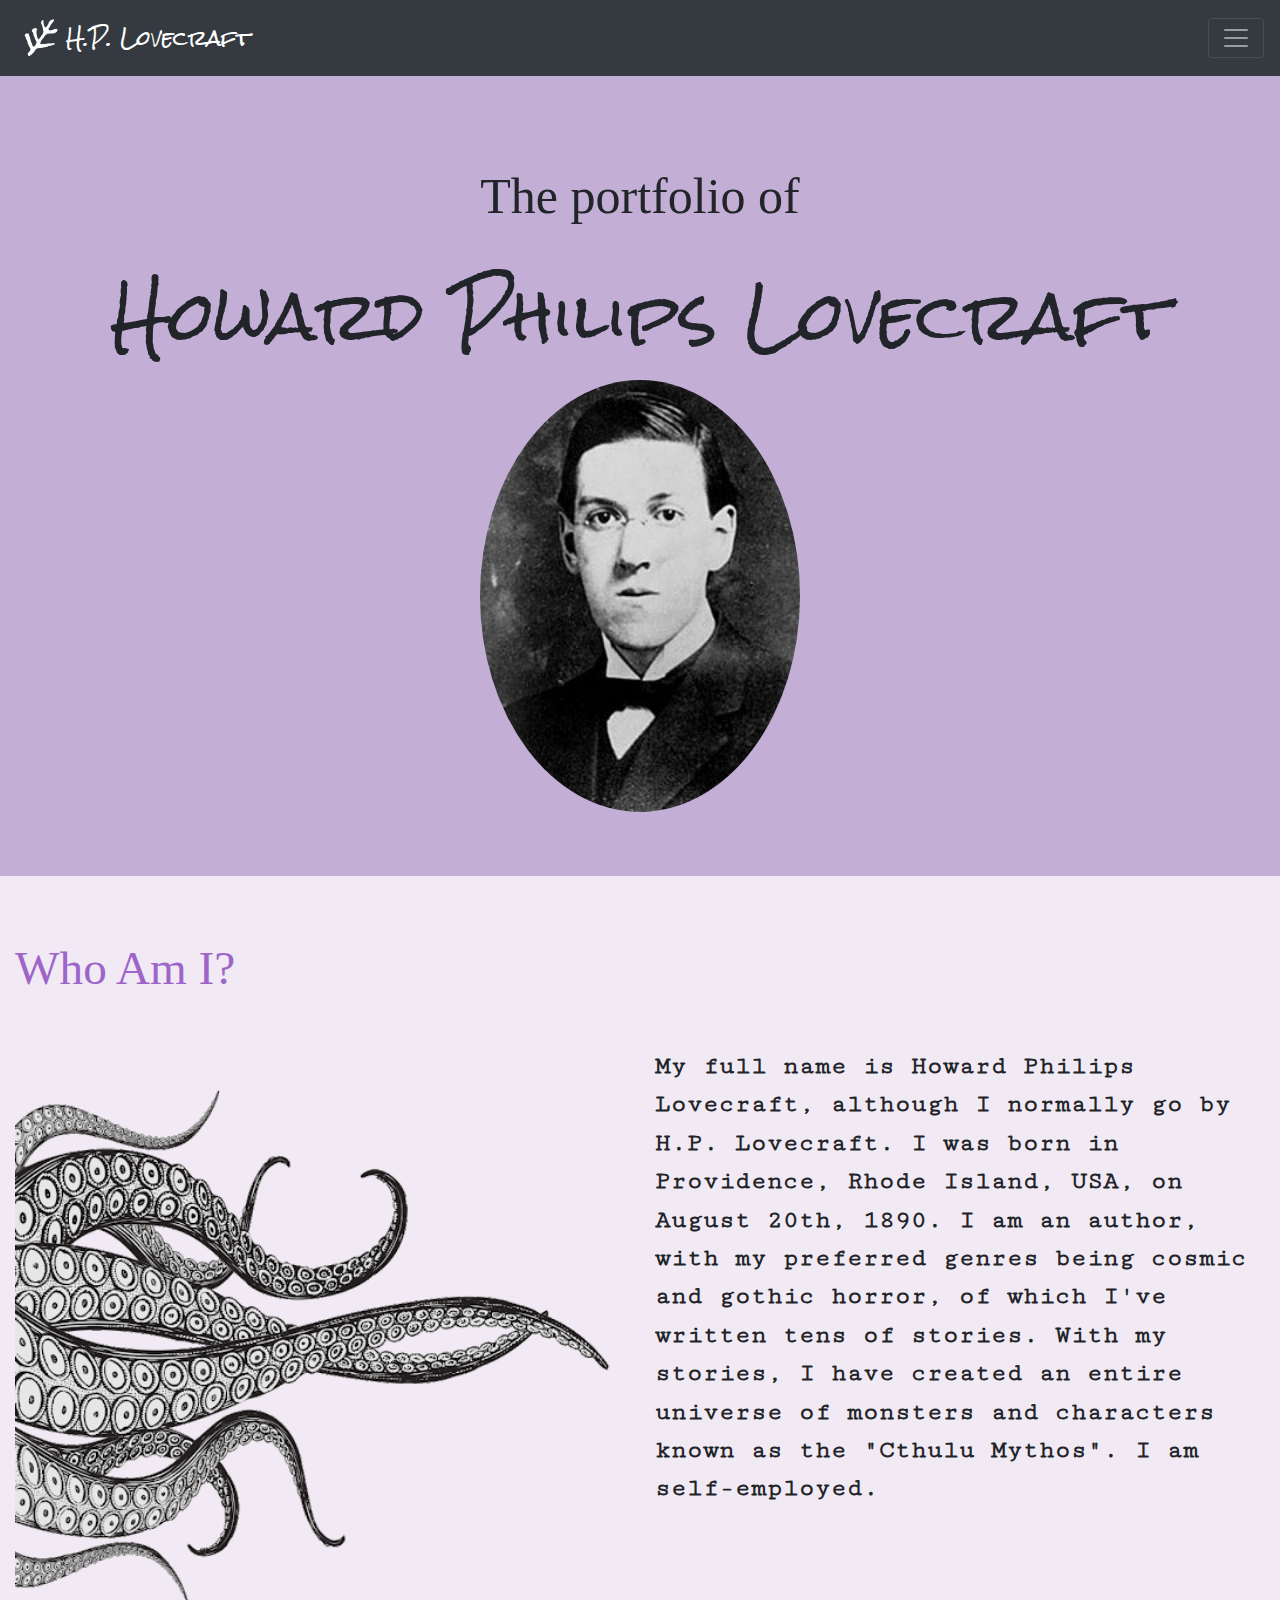
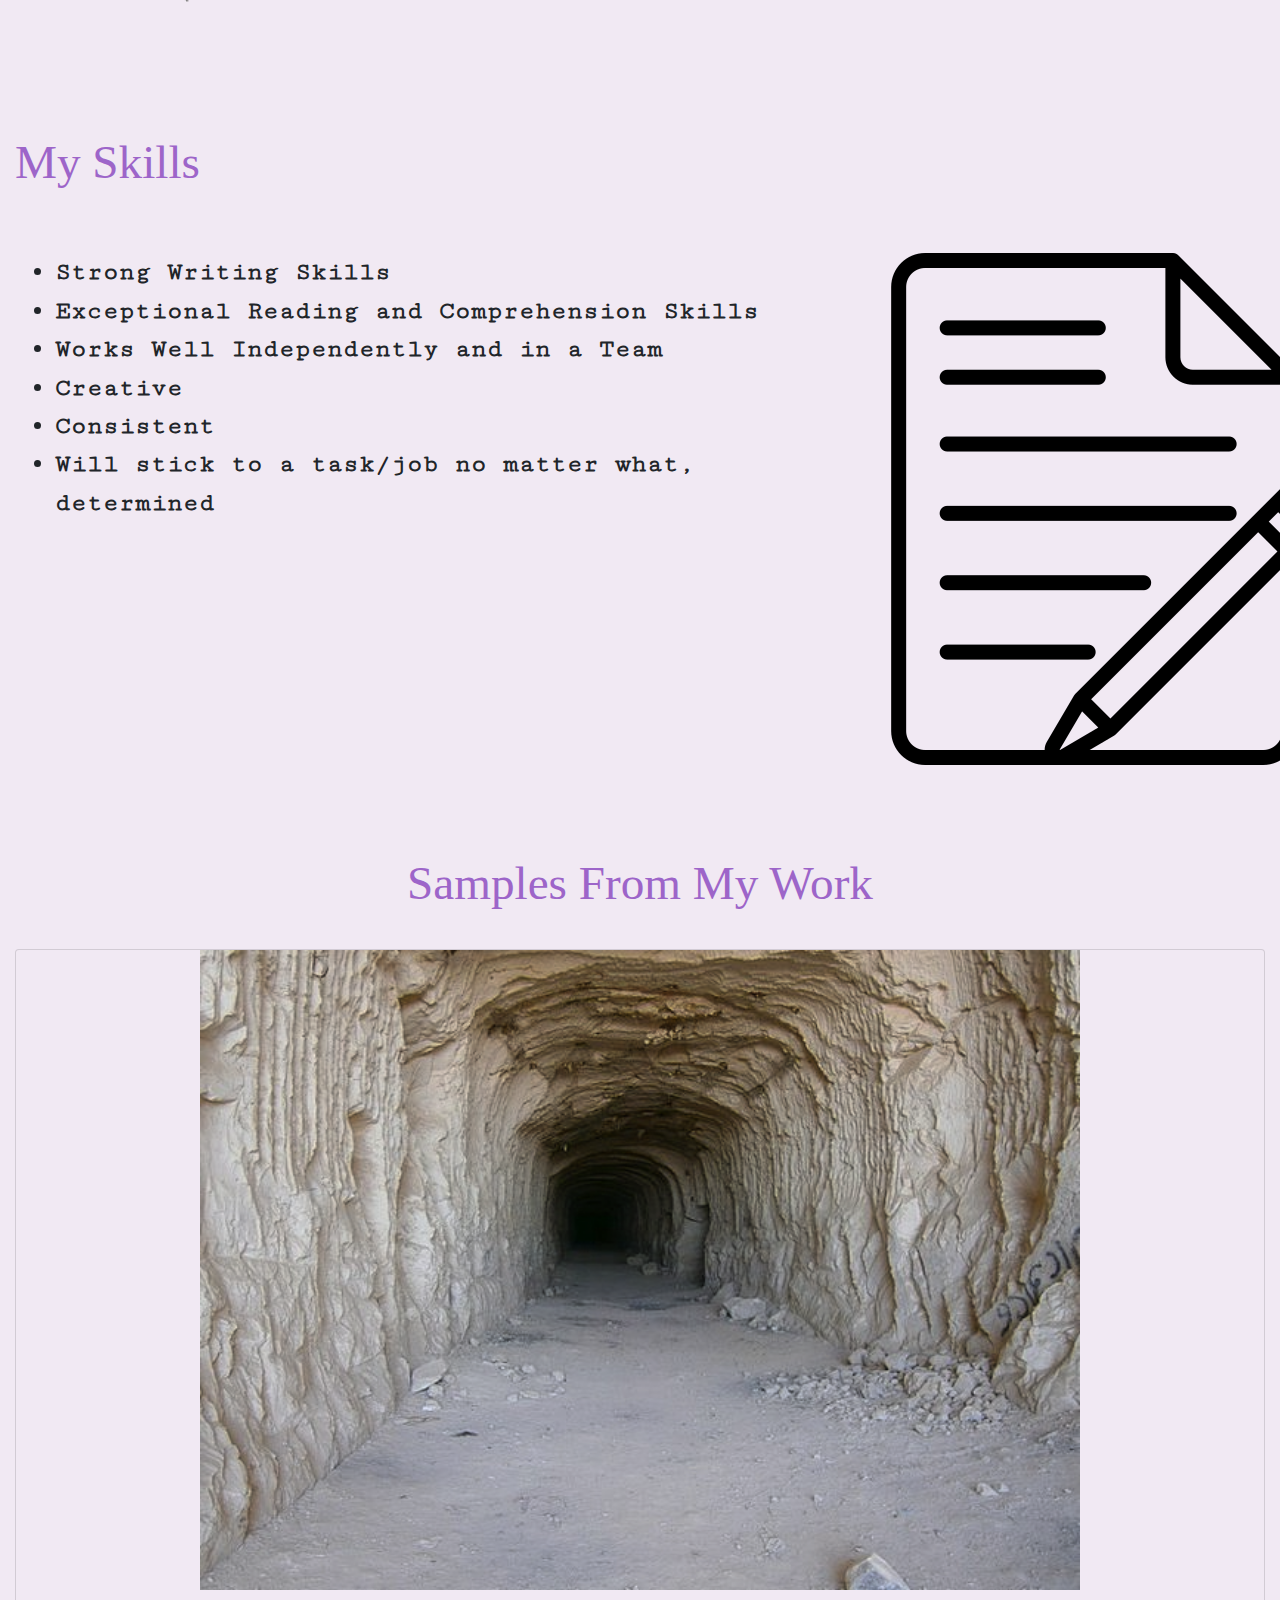
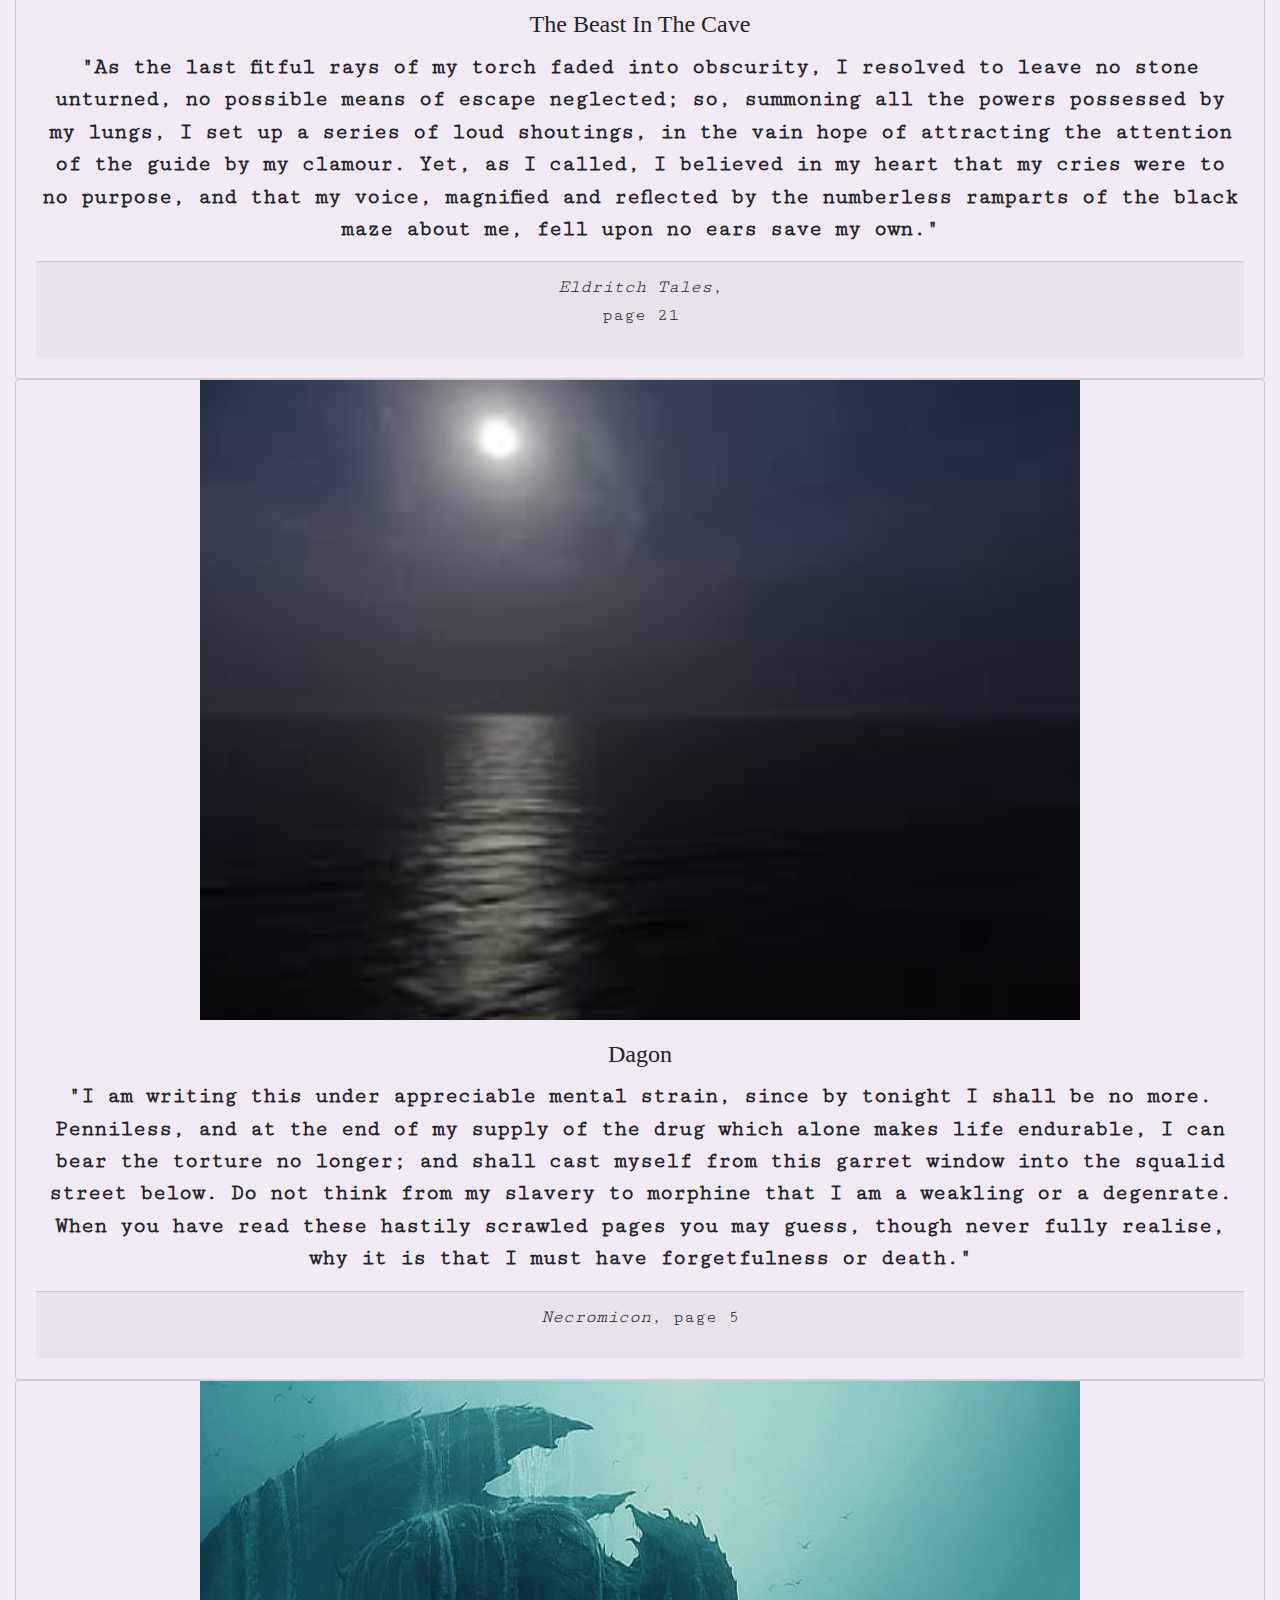
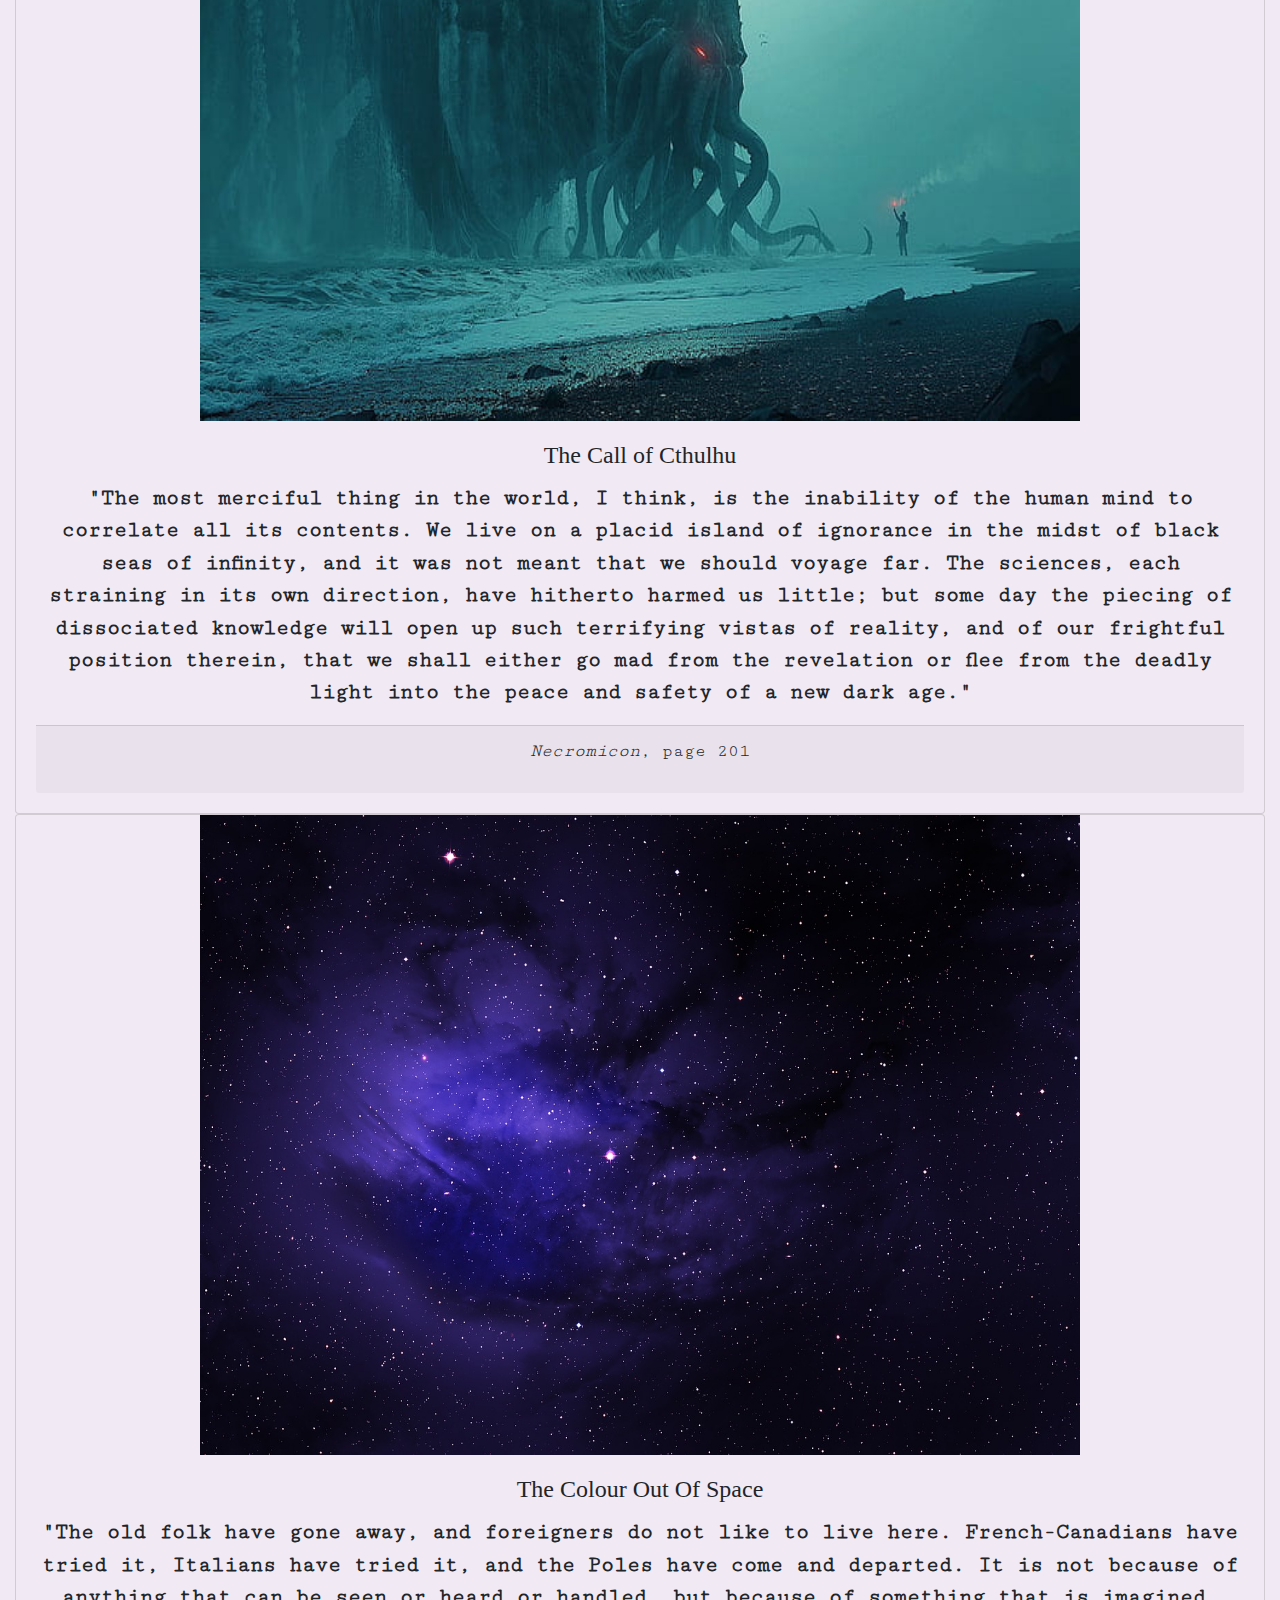
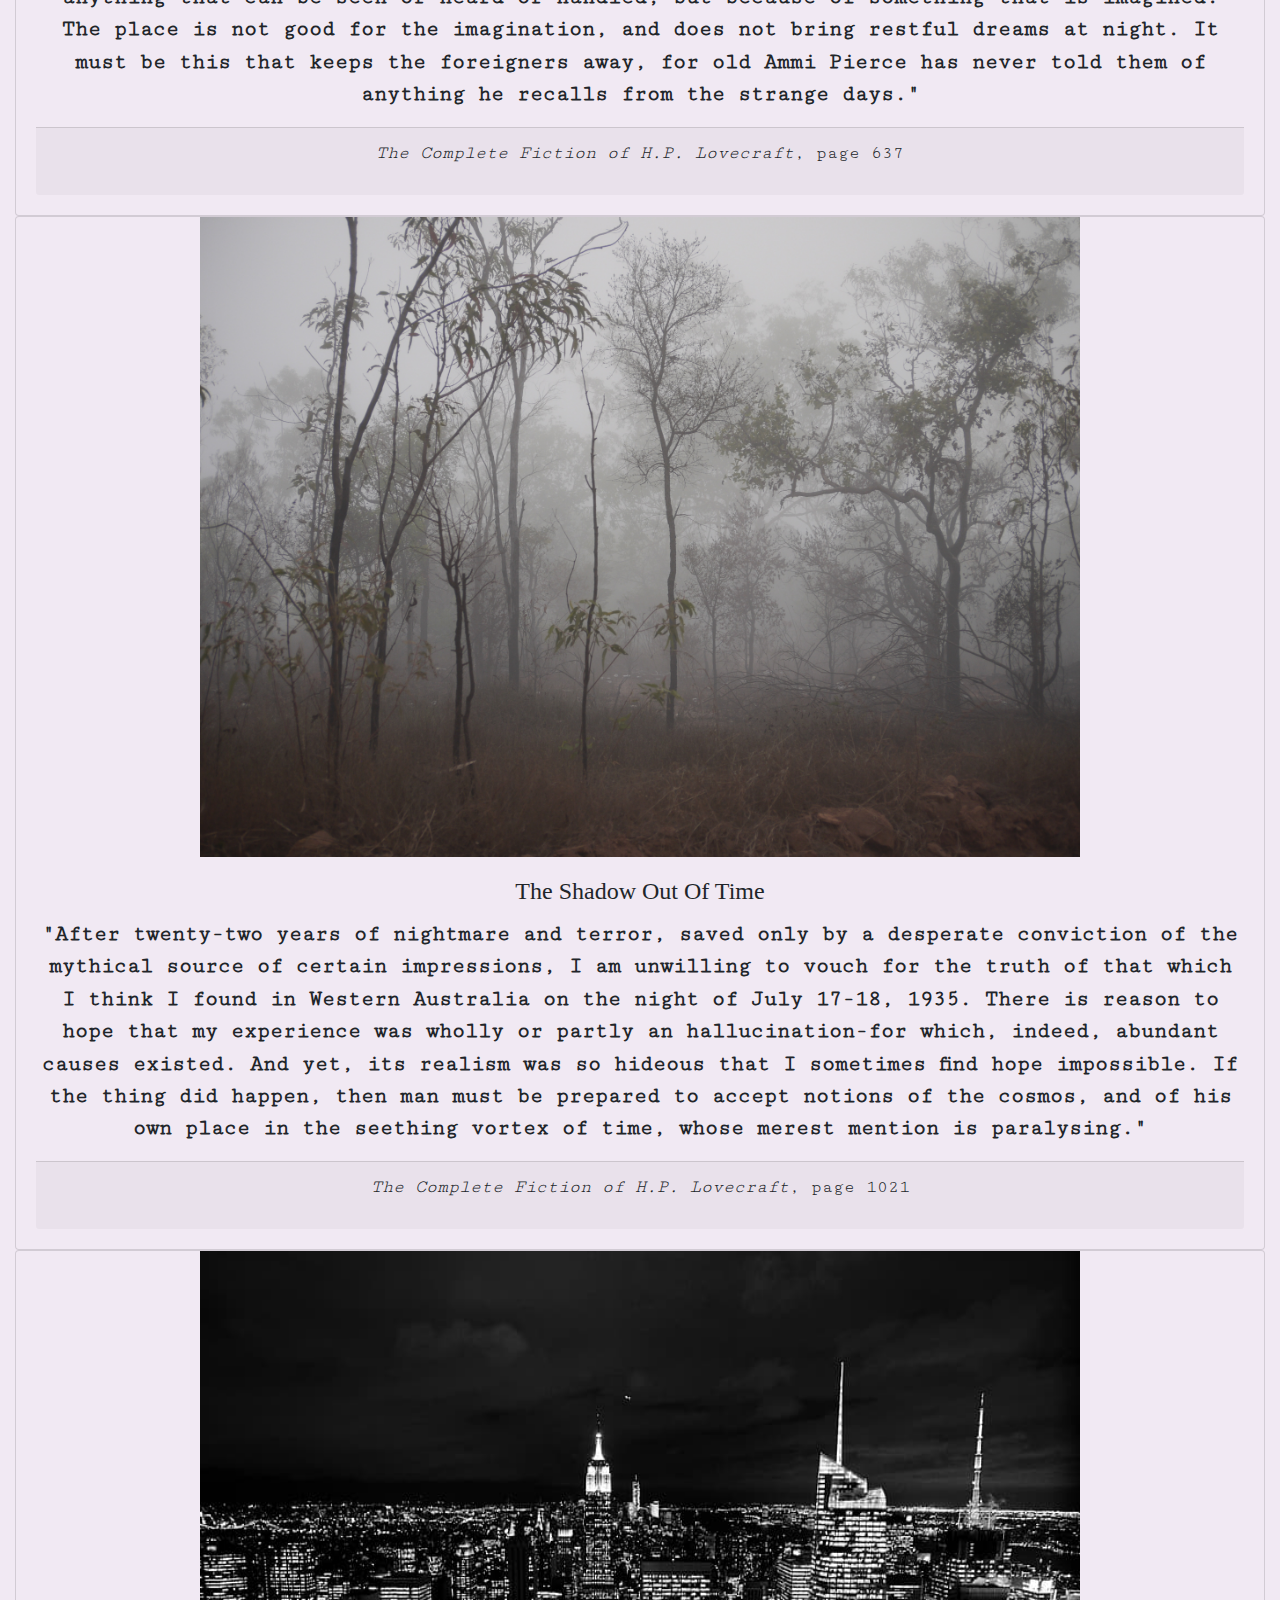
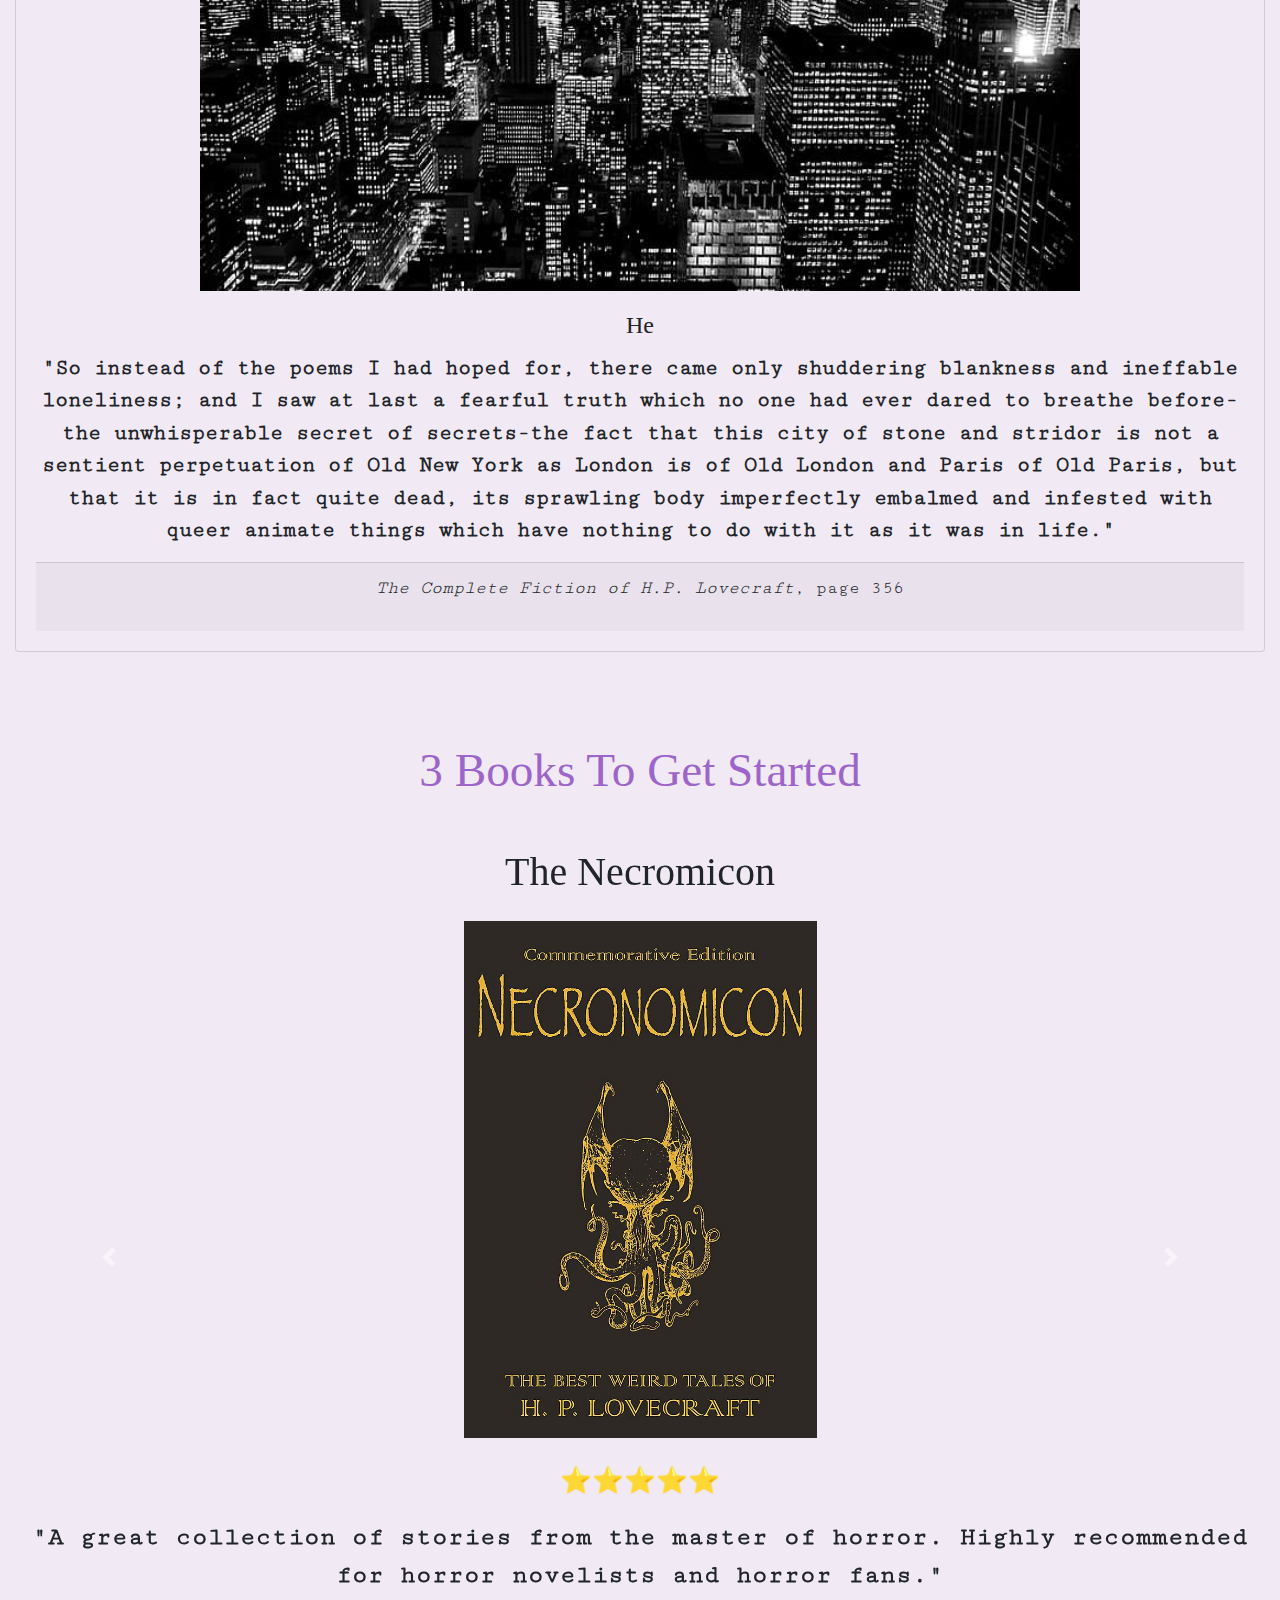
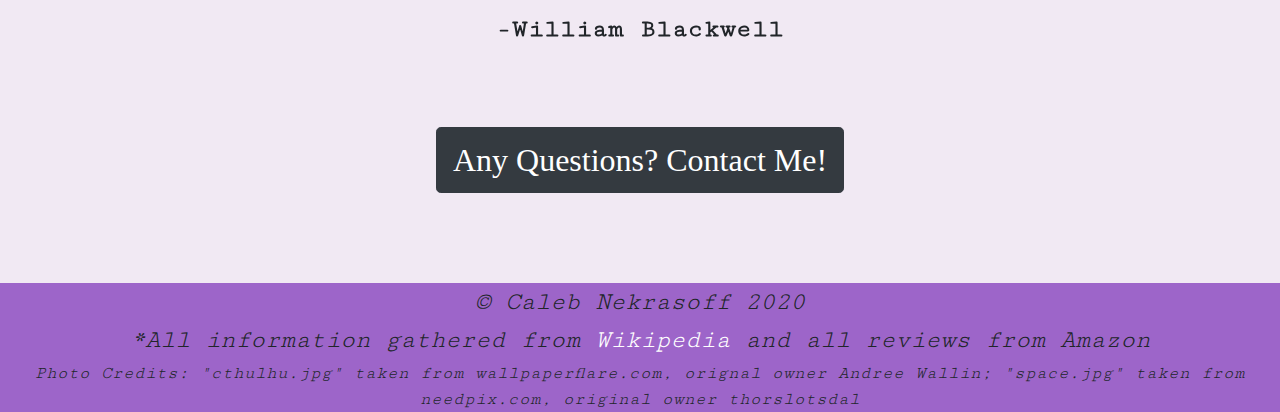
<file: index.html>
<!DOCTYPE html>
<html lang="en" dir="ltr">

<head>
  <meta charset="utf-8">
  <title>H.P. Lovecraft's Portfolio</title>

  <!-- This makes website responsive for all devices, makes zooming in with a touch device works properly and helps render the site for mobile devices -->
  <meta name="viewport" content="width=device-width, initial-scale=1, shrink-to-fit=no">

  <!-- Stylesheets -->
  <link rel="stylesheet" href="https://stackpath.bootstrapcdn.com/bootstrap/4.5.2/css/bootstrap.min.css" integrity="sha384-JcKb8q3iqJ61gNV9KGb8thSsNjpSL0n8PARn9HuZOnIxN0hoP+VmmDGMN5t9UJ0Z" crossorigin="anonymous">
  <link rel="stylesheet" href="css/styles.css">

  <!-- Google Fonts -->
  <link href="https://fonts.googleapis.com/css2?family=Cutive+Mono&family=IM+Fell+DW+Pica+SC&family=Rock+Salt&display=swap" rel="stylesheet">

  <!-- Favicon -->
  <link rel="icon" href="favicon.ico">

  <!-- Bootstrap Scripts -->
  <script src="https://code.jquery.com/jquery-3.5.1.slim.min.js" integrity="sha384-DfXdz2htPH0lsSSs5nCTpuj/zy4C+OGpamoFVy38MVBnE+IbbVYUew+OrCXaRkfj" crossorigin="anonymous"></script>
  <script src="https://cdn.jsdelivr.net/npm/popper.js@1.16.1/dist/umd/popper.min.js" integrity="sha384-9/reFTGAW83EW2RDu2S0VKaIzap3H66lZH81PoYlFhbGU+6BZp6G7niu735Sk7lN" crossorigin="anonymous"></script>
  <script src="https://stackpath.bootstrapcdn.com/bootstrap/4.5.2/js/bootstrap.min.js" integrity="sha384-B4gt1jrGC7Jh4AgTPSdUtOBvfO8shuf57BaghqFfPlYxofvL8/KUEfYiJOMMV+rV" crossorigin="anonymous"></script>
</head>

<body>

  <section id="title-section">

    <nav class="navbar navbar-dark bg-dark">
      <a class="navbar-brand brand"><img class="brand-elder-sign" src="images/Elder_sign.jpg" alt="Elder-sign">H.P. Lovecraft</a>
      <button class="navbar-toggler" type="button" data-toggle="collapse" data-target="#navbarNav" aria-controls="navbarNav" aria-expanded="false" aria-label="Toggle navigation">
        <span class="navbar-toggler-icon"></span>
      </button>
      <!-- I know what this bit of code does; it is a button targetting the div underneath this button which collapses all of the list items and puts them into a single dropdown menu.
I copied it from Bootstrap's website because it was easier than typing it out. I need it for my website so it is more responsive. -->
      <div class="collapse navbar-collapse" id="navbarNav">
        <ul class="navbar-nav navbar-list">
          <li class="nav-item active"><a class="nav-link" href="index.html">Home</a></li>
          <li class="nav-item"><a class="nav-link" href="contact-me.html">Contact Me</a></li>
        </ul>

      </div>


    </nav>

    <div class="jumbotron jumbotron-fluid">
      <div class="container-fluid title-container">

        <div class="row">

          <div class="col-lg-12">
            <h2 class="top-headers">The portfolio of</h2>
          </div>
          <div class="col-lg-12">
            <h1 class="top-headers">Howard Philips Lovecraft</h1>
          </div>
          <div class="col-lg-4">
            <img class="title-tentacles" src="images/Sketch-Tentacle-2-flipped.png" alt="tentacle">
          </div>
          <div class="col-lg-4 col-md-12">
            <img class="Portrait" src="images/HP-Lovecraft-portrait.jpg" alt="portrait-of-HP-Lovecraft">
          </div>
          <div class="col-lg-4">
            <img class="title-tentacles" src="images/Sketch-Tentacle-2.png" alt="tentacle">
          </div>

        </div>

      </div>
    </div>

  </section>

  <section id="who-am-I">

    <div class="container-fluid">

      <div class="row">
        <div class="col-lg-12">
          <h3 class="bottom-headers who-am-I-header">Who Am I?</h3>
        </div>
      </div>
      <div class="row">
        <div class="col-lg-6">
          <img class="side-tentacle-bunch-left" src="images/Tentacle-bunch.png" alt="">
        </div>
        <div class="col-lg-6 col-md-12">
          <p class="Who-Am-I-paragraph"><strong>My full name is Howard Philips Lovecraft, although I normally go by H.P. Lovecraft. I was born in Providence, Rhode Island, USA, on August 20th, 1890. I am an author, with my preferred genres being
              cosmic
              and gothic horror, of which I've written tens of stories. With my stories, I have created an entire universe of monsters and characters known as the "Cthulu Mythos". I am self-employed.</strong></p>
        </div>
      </div>

    </div>

  </section>

  <section id="skills">

    <div class="container-fluid">

      <div class="row">
        <div class="col-lg-12">
          <h3 class="bottom-headers My-Skills">My Skills</h3>
        </div>
      </div>
      <div class="row">
        <div class="col-lg-8 col-md-12">
          <ul class="Skills-list">
            <li><strong>Strong Writing Skills</strong></li>
            <li><strong>Exceptional Reading and Comprehension Skills</strong></li>
            <li><strong>Works Well Independently and in a Team</strong></li>
            <li><strong>Creative</strong></li>
            <li><strong>Consistent</strong></li>
            <li><strong>Will stick to a task/job no matter what, determined</strong></li>
          </ul>
        </div>
        <div class="col-lg-4 col-md-12">
          <img class="note" src="images/note.png" alt="note-pad">
        </div>
      </div>

    </div>

  </section>

  <section id="sample-works">
    <div class="container-fluid">

      <div class="row">
        <div class="col-12">
          <h3 class="bottom-headers samples-header">Samples From My Work</h3>
        </div>
      </div>



      <div class="card">
        <div class="row justify-content-center">
          <div class="col">
            <img class="card-pics" src="images/creepy-cave.jpg" alt="creepy-cave">
          </div>
        </div>
        <div class="card-body">
          <h4 class="card-title">The Beast In The Cave</h4>
          <p class="card-text"><strong>"As the last fitful rays of my torch faded into obscurity, I resolved to leave no stone unturned, no possible means of escape
              neglected; so, summoning all the powers possessed by my lungs, I set up a series of loud shoutings, in the vain hope of attracting the attention of the guide
              by my clamour. Yet, as I called, I believed in my heart that my cries were to no purpose, and that my voice, magnified and reflected by the numberless ramparts
              of the black maze about me, fell upon no ears save my own."</strong></p>
          <div class="card-footer">
            <p class="card-footer-text"><em>Eldritch Tales</em>,<br>page 21</p>
          </div>
        </div>
      </div>


      <div class="card">
        <div class="row justify-content-center">
          <div class="col">
            <img class="card-pics" src="images/ocean.jpg" alt="eerie-ocean">
          </div>
        </div>
        <div class="card-body">
          <h4 class="card-title">Dagon</h4>
          <p class="card-text"><strong>"I am writing this under appreciable mental strain, since by tonight I shall be no more. Penniless, and at the end of my supply
              of the drug which alone makes life endurable, I can bear the torture no longer; and shall cast myself from this garret window into the squalid street below.
              Do not think from my slavery to morphine that I am a weakling or a degenrate. When you have read these hastily scrawled pages you may guess, though never
              fully realise, why it is that I must have forgetfulness or death."</strong></p>
          <div class="card-footer">
            <p class="card-footer-text"><em>Necromicon</em>, page 5</p>
          </div>
        </div>
      </div>


      <div class="card">
        <div class="row justify-content-center">
          <div class="col">
            <img class="card-pics cthulhu" src="images/cthulhu.jpg" alt="cthulhu-rising-from-ocean">
          </div>
        </div>
        <div class="card-body">
          <h4 class="card-title">The Call of Cthulhu</h4>
          <p class="card-text"><strong>"The most merciful thing in the world, I think, is the inability of the human mind to correlate all its contents. We live on a placid
              island of ignorance in the midst of black seas of infinity, and it was not meant that we should voyage far. The sciences, each straining in its own direction, have
              hitherto harmed us little; but some day the piecing of dissociated knowledge will open up such terrifying vistas of reality, and of our frightful position therein,
              that we shall either go mad from the revelation or flee from the deadly light into the peace and safety of a new dark age."</strong></p>
          <div class="card-footer">
            <p class="card-footer-text"><em>Necromicon</em>, page 201</p>
          </div>
        </div>
      </div>


      <div class="card">
        <div class="row justify-content-center">
          <div class="col">
            <img class="card-pics space" src="images/space.jpg" alt="outer-space">
          </div>
        </div>
        <div class="card-body">
          <h4 class="card-title">The Colour Out Of Space</h4>
          <p class="card-text"><strong>"The old folk have gone away, and foreigners do not like to live here. French-Canadians have tried it, Italians have tried it, and the Poles
              have come and departed. It is not because of anything that can be seen or heard or handled, but because of something that is imagined. The place is not good for the
              imagination, and does not bring restful dreams at night. It must be this that keeps the foreigners away, for old Ammi Pierce has never told them of anything he recalls
              from the strange days."</strong></p>
          <div class="card-footer">
            <p class="card-footer-text"><em>The Complete Fiction of H.P. Lovecraft</em>, page 637</p>
          </div>
        </div>
      </div>


      <div class="card">
        <div class="row justify-content-center">
          <div class="col">
            <img class="card-pics" src="images/creepy-forest.jpg" alt="creepy-forest">
          </div>
        </div>
        <div class="card-body">
          <h4 class="card-title">The Shadow Out Of Time</h4>
          <p class="card-text"><strong>"After twenty-two years of nightmare and terror, saved only by a desperate conviction of the mythical source of certain impressions, I am unwilling
              to vouch for the truth of that which I think I found in Western Australia on the night of July 17-18, 1935. There is reason to hope that my experience was wholly or partly an
              hallucination-for which, indeed, abundant causes existed. And yet, its realism was so hideous that I sometimes find hope impossible. If the thing did happen, then man must be
              prepared to accept notions of the cosmos, and of his own place in the seething vortex of time, whose merest mention is paralysing."</strong></p>
          <div class="card-footer">
            <p class="card-footer-text"><em>The Complete Fiction of H.P. Lovecraft</em>, page 1021</p>
          </div>
        </div>
      </div>


      <div class="card">
        <div class="row justify-content-center">
          <div class="col">
            <img class="card-pics cityscape" src="images/cityscape.jpg" alt="dark-cityscape">
          </div>
        </div>
        <div class="card-body">
          <h4 class="card-title">He</h4>
          <p class="card-text"><strong>"So instead of the poems I had hoped for, there came only shuddering blankness and ineffable loneliness; and I saw at last a fearful truth which no one had
              ever dared to breathe before-the unwhisperable secret of secrets-the fact that this city of stone and stridor is not a sentient perpetuation of Old New York as London is of Old London
              and Paris of Old Paris, but that it is in fact quite dead, its sprawling body imperfectly embalmed and infested with queer animate things which have nothing to do with it as it was in life."</strong></p>
          <div class="card-footer">
            <p class="card-footer-text"><em>The Complete Fiction of H.P. Lovecraft</em>, page 356</p>
          </div>
        </div>
      </div>
    </div>

  </section>

  <section id="three-books">

    <div class="container-fluid">

      <h3 class="bottom-headers three-books-header">3 Books To Get Started</h3>

      <div id="book-carousel" class="carousel slide" data-ride="false" data-interval="10000">
        <div class="carousel-inner">
          <div class="carousel-item active">
            <h4 class="carousel-headers">The Necromicon</h4>
            <a href="https://www.amazon.ca/Necronomicon-Weird-Tales-H-P-Lovecraft/dp/0575081562/ref=sr_1_1?crid=3B0ZBJI8WZV10&dchild=1&keywords=necronomicon&qid=1600817282&s=books&sprefix=Necromico%2Caps%2C222&sr=1-1"><img class="book-images"
                src="images/Necromicon.jpg" alt="Necromicon-book-cover"></a>
            <p>⭐⭐⭐⭐⭐</p>
            <p><strong>"A great collection of stories from the master of horror. Highly recommended for horror novelists and horror fans."</strong></p>
            <p><strong>-William Blackwell</strong></p>
          </div>
          <div class="carousel-item">
            <h4 class="carousel-headers">Eldritch Tales</h4>
            <a href="https://www.amazon.ca/Eldritch-Tales-H-P-Lovecraft/dp/0575099631/ref=sr_1_1?dchild=1&keywords=eldritch+tales&qid=1600817309&s=books&sr=1-1"><img class="book-images" src="images/Eldritch-Tales.jpg"
                alt="Eldritch-tales-book-cover"></a>
            <p>⭐⭐⭐⭐⭐</p>
            <p><strong>"Some of the greatest tales crafted by the unsurpassed wordsmith of the Macabre the Great Howard Phillip Lovecraft.
                If you love your dark tales to captivate you can look no further then H.P."</strong></p>
            <p><strong>-William Shields</strong></p>
          </div>
          <div class="carousel-item">
            <h4 class="carousel-headers">The Complete Fiction of H.P. Lovecraft</h4>
            <a href="https://www.amazon.ca/Complete-Fiction-H-P-Lovecraft/dp/1631060015/ref=sr_1_1?crid=UG5AEZ74YPIL&dchild=1&keywords=complete+fiction+lovecraft&qid=1600817346&s=books&sprefix=complete+fiction+%2Cstripbooks%2C199&sr=1-1"><img
                class="carousel-image" src="images/Complete-Fiction.jpg" alt="Complete-fiction-of-HP-Lovecraft-cover"></a>
            <p>⭐⭐⭐⭐⭐</p>
            <p><strong>"Accidentally summoned Yog Sothoth and banished neighbor’s cat to the outer reaches of the universe.
                10/10 would read again."</strong></p>
            <p><strong>-Cam</strong></p>
          </div>
        </div>
        <a class="carousel-control-prev carousel-buttons" href="#book-carousel" role="button" data-slide="prev">
          <span class="carousel-control-prev-icon" aria-hidden="true"></span>
          <span class="sr-only">Previous</span>
        </a>
        <a class="carousel-control-next carousel-buttons" href="#book-carousel" role="button" data-slide="next">
          <span class="carousel-control-next-icon" aria-hidden="true"></span>
          <span class="sr-only">Next</span>
        </a>
      </div>

      <div class="row">
        <div class="col-12">
          <a href="contact-me.html" class="btn btn-lg btn-dark contact-button">Any Questions? Contact Me!</a>
        </div>
      </div>

    </div>

  </section>

  <section id="footer">

    <div class="container-fluid">

      <p class="footer-text"><em>© Caleb Nekrasoff 2020 <br> *All information gathered from <a class="links" href="https://en.wikipedia.org/wiki/H._P._Lovecraft">Wikipedia</a> and all reviews from Amazon</em></p>
      <p class="small-footer-text"><em>Photo Credits: "cthulhu.jpg" taken from wallpaperflare.com, orignal owner Andree Wallin; "space.jpg" taken from needpix.com, original owner thorslotsdal</em></p>
    </div>

  </section>

</body>

</html>
</file>
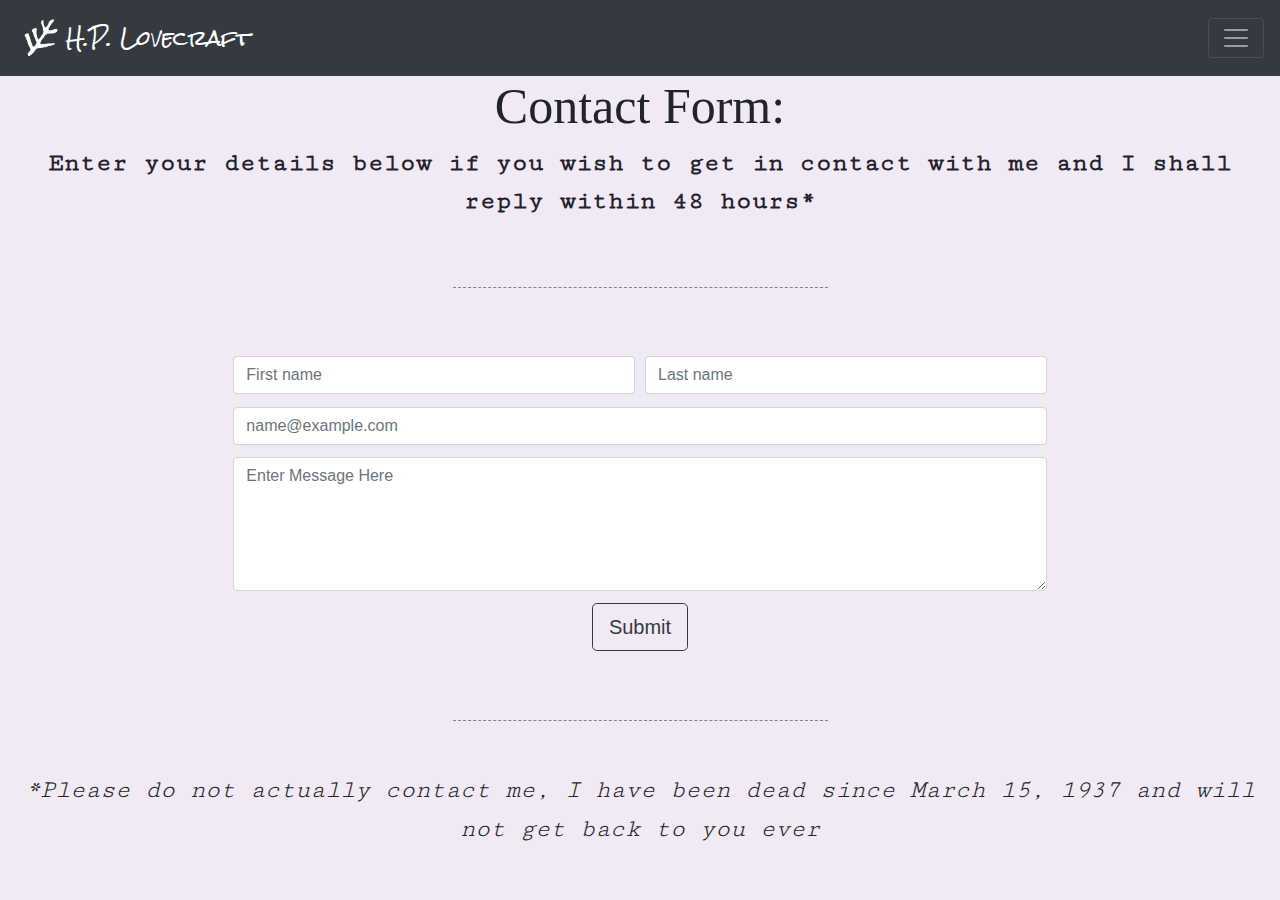
<file: contact-me.html>
<!DOCTYPE html>
<html lang="en" dir="ltr">

<head>
  <meta charset="utf-8">
  <title>Contact Me</title>

  <!-- This makes website responsive for all devices, makes zooming in with a touch device works properly and helps render the site for mobile devices -->
  <meta name="viewport" content="width=device-width, initial-scale=1, shrink-to-fit=no">

  <!-- Stylesheets -->
  <link rel="stylesheet" href="https://stackpath.bootstrapcdn.com/bootstrap/4.5.2/css/bootstrap.min.css" integrity="sha384-JcKb8q3iqJ61gNV9KGb8thSsNjpSL0n8PARn9HuZOnIxN0hoP+VmmDGMN5t9UJ0Z" crossorigin="anonymous">
  <link rel="stylesheet" href="css/styles.css">

  <!-- Google Fonts -->
  <link href="https://fonts.googleapis.com/css2?family=Cutive+Mono&family=IM+Fell+DW+Pica+SC&family=Rock+Salt&display=swap" rel="stylesheet">

  <!-- Favicon -->
  <link rel="icon" href="favicon.ico">

  <!-- Bootstrap Scripts -->
  <script src="https://code.jquery.com/jquery-3.5.1.slim.min.js" integrity="sha384-DfXdz2htPH0lsSSs5nCTpuj/zy4C+OGpamoFVy38MVBnE+IbbVYUew+OrCXaRkfj" crossorigin="anonymous"></script>
  <script src="https://cdn.jsdelivr.net/npm/popper.js@1.16.1/dist/umd/popper.min.js" integrity="sha384-9/reFTGAW83EW2RDu2S0VKaIzap3H66lZH81PoYlFhbGU+6BZp6G7niu735Sk7lN" crossorigin="anonymous"></script>
  <script src="https://stackpath.bootstrapcdn.com/bootstrap/4.5.2/js/bootstrap.min.js" integrity="sha384-B4gt1jrGC7Jh4AgTPSdUtOBvfO8shuf57BaghqFfPlYxofvL8/KUEfYiJOMMV+rV" crossorigin="anonymous"></script>
</head>

<body>

  <nav class="navbar navbar-dark bg-dark">
    <a class="navbar-brand brand"><img class="brand-elder-sign" src="images/Elder_sign.jpg" alt="Elder-sign">H.P. Lovecraft</a>
    <button class="navbar-toggler" type="button" data-toggle="collapse" data-target="#navbarNav" aria-controls="navbarNav" aria-expanded="false" aria-label="Toggle navigation">
      <span class="navbar-toggler-icon"></span>
    </button>

    <div class="collapse navbar-collapse" id="navbarNav">
      <ul class="navbar-nav navbar-list">
        <li class="nav-item"><a class="nav-link" href="index.html">Home</a></li>
        <li class="nav-item active"><a class="nav-link" href="contact-me.html">Contact Me</a></li>
      </ul>
    </div>
  </nav>

  <section id="contact-section">
    <div class="container-fluid">

      <div class="row">
        <div class="col">
          <h2>Contact Form:</h2>
        </div>
      </div>
      <div class="row">
        <div class="col">
          <p class="contact-paragraph"><strong>Enter your details below if you wish to get in contact with me and I shall reply within 48 hours*</strong></p>
        </div>
      </div>

      <hr>

      <form class="contact-form" action="mailto:fakeemail@email.com" method="post" enctype="text/plain">
        <div class="form-row justify-content-center">
          <div class="col-4 form-columns">
            <input type="text" class="form-control" placeholder="First name">
          </div>
          <div class="col-4 form-columns">
            <input type="text" class="form-control" placeholder="Last name">
          </div>
        </div>
        <div class="form-row justify-content-center">
          <div class="col-8 form-columns">
            <input type="email" class="form-control" placeholder="name@example.com">
          </div>
        </div>
        <div class="form-row justify-content-center">
          <div class="col-8 form-columns">
            <textarea class="form-control" rows="5" cols="100" placeholder="Enter Message Here"></textarea>
          </div>
        </div>
        <div class="form-row justif-content-center">
          <div class="col form-columns">
            <button type="submit" class="btn btn-lg btn-outline-dark">Submit</button>
          </div>
        </div>
      </form>

      <hr>

      <div class="row">
        <div class="col">
          <p><em>*Please do not actually contact me, I have been dead since March 15, 1937 and will not get back to you ever</em></p>
        </div>
      </div>

    </div>
  </section>

</body>

</html>
</file>
<file: css/styles.css>
/**********************TAG SELECTORS**********************/
body {
  margin: 0;
  padding: 0;
  background-color: #f1e9f3;
}

h1 {
  font-family: 'Rock Salt', cursive;
  font-size: 4.0625rem;
}

h2 {
  font-family: 'IM Fell DW Pica SC', serif;
  font-size: 3.125rem;
}

hr {
  border-style: dashed;
  border-color: #838383;
  width: 30%;
  margin-top: 50px;
  margin-bottom: 50px;
}

h3 {
  font-family: 'IM Fell DW Pica SC', serif;
  font-size: 2.95rem;
}

p {
  font-family: 'Cutive Mono', monospace;
  font-size: 1.6rem;
  line-height: 1.5;
}

li {
  font-family: 'Cutive Mono', monospace;
  font-size: 1.6rem;
  line-height: 1.5;
}

table {
  border-spacing: 20px;
  margin: auto;
}

/** Title Section **/
#title-section {
  margin-bottom: 5%;
}

.navbar-list {
  text-align: center;
}

.brand {
  font-family: 'Rock Salt';
}

.brand-elder-sign {
  width: 50px;
}

.jumbotron {
  background-color: #c3aed6;
  text-align: center;
}

.title-container {
  padding: 0;
}

.top-headers {
  margin: 2%;
}

.Portrait {
  border-radius: 100%;
  width: 20rem;
}

.title-tentacles {
  width: 40rem;
}

@media (max-width: 1550px) {
  .title-tentacles {
    display: none;
  }
}

/** Who Am I **/
#who-am-I {
  margin-bottom: 7%;
}

.who-am-I-header {
  margin-bottom: 4%;
}

.side-tentacle-bunch-left {
  width: 600px;
}

@media (max-width: 1150px) {
  .side-tentacle-bunch-left {
    width: 400px;
  }
}

@media (max-width: 990px) {
  .side-tentacle-bunch-left {
    transform: rotate(-90deg);
  }
}

.bottom-headers {
  color: #9d65c9;
}

/** Skills **/
#skills {
  margin-bottom: 7%;
}

.My-Skills {
  margin-bottom: 5%;
}

@media (max-width: 1150px) {
  .note {
    width: 300px;
  }
}

/** Sample Works **/
#sample-works {
  text-align: center;
  margin-bottom: 7%;
}

.samples-header {
  margin-bottom: 3%;
}

.top-card {
  margin-top: 3%;
}

.card {
  text-align: center;
  background-color: #f1e9f3;
}

.card-pics {
  width: 55rem;
  height: 40rem;
}

.card-title {
  font-family: 'IM Fell DW Pica SC';
}

.card-text {
  font-family: 'Cutive Mono';
  font-size: 1.35rem;
}

.card-footer-text {
  font-size: 1.15rem;
}

/** 3 Books To Get Started **/
#three-books {
  text-align: center;
  margin-bottom: 7%;
}

#book-carousel {
  margin-bottom: 5%;
}

.three-books-header {
  margin-bottom: 4%;
}

.carousel-headers {
  font-family: 'IM Fell DW Pica SC';
  font-size: 2.5rem;
  margin-bottom: 2%;
}

.carousel-image {
  margin-bottom: 2%;
}

.book-images {
  height: 517px;
  width: 353px;
  margin-bottom: 2%;
}

.contact-button {
  font-family: 'IM Fell DW Pica SC';
  font-size: 2rem;
}

/** Other Authors **/
#other-authors {
  text-align: center;
  margin-bottom: 5%;
}

.author-images {
  width: 25rem;
}

/** Footer **/
#footer {
  background-color: #9d65c9;
  text-align: center;
}

.footer-text {
  margin-bottom: 0;
}

.small-footer-text {
  margin-bottom: 0;
  font-size: 1.1rem;
}

.links {
  color: #fff;
}

/** Contact Page **/
#contact-section {
  text-align: center;
}

.contact-form {
  padding: 1%;
}

.form-columns {
  padding: 0.5%;
}
</file>
